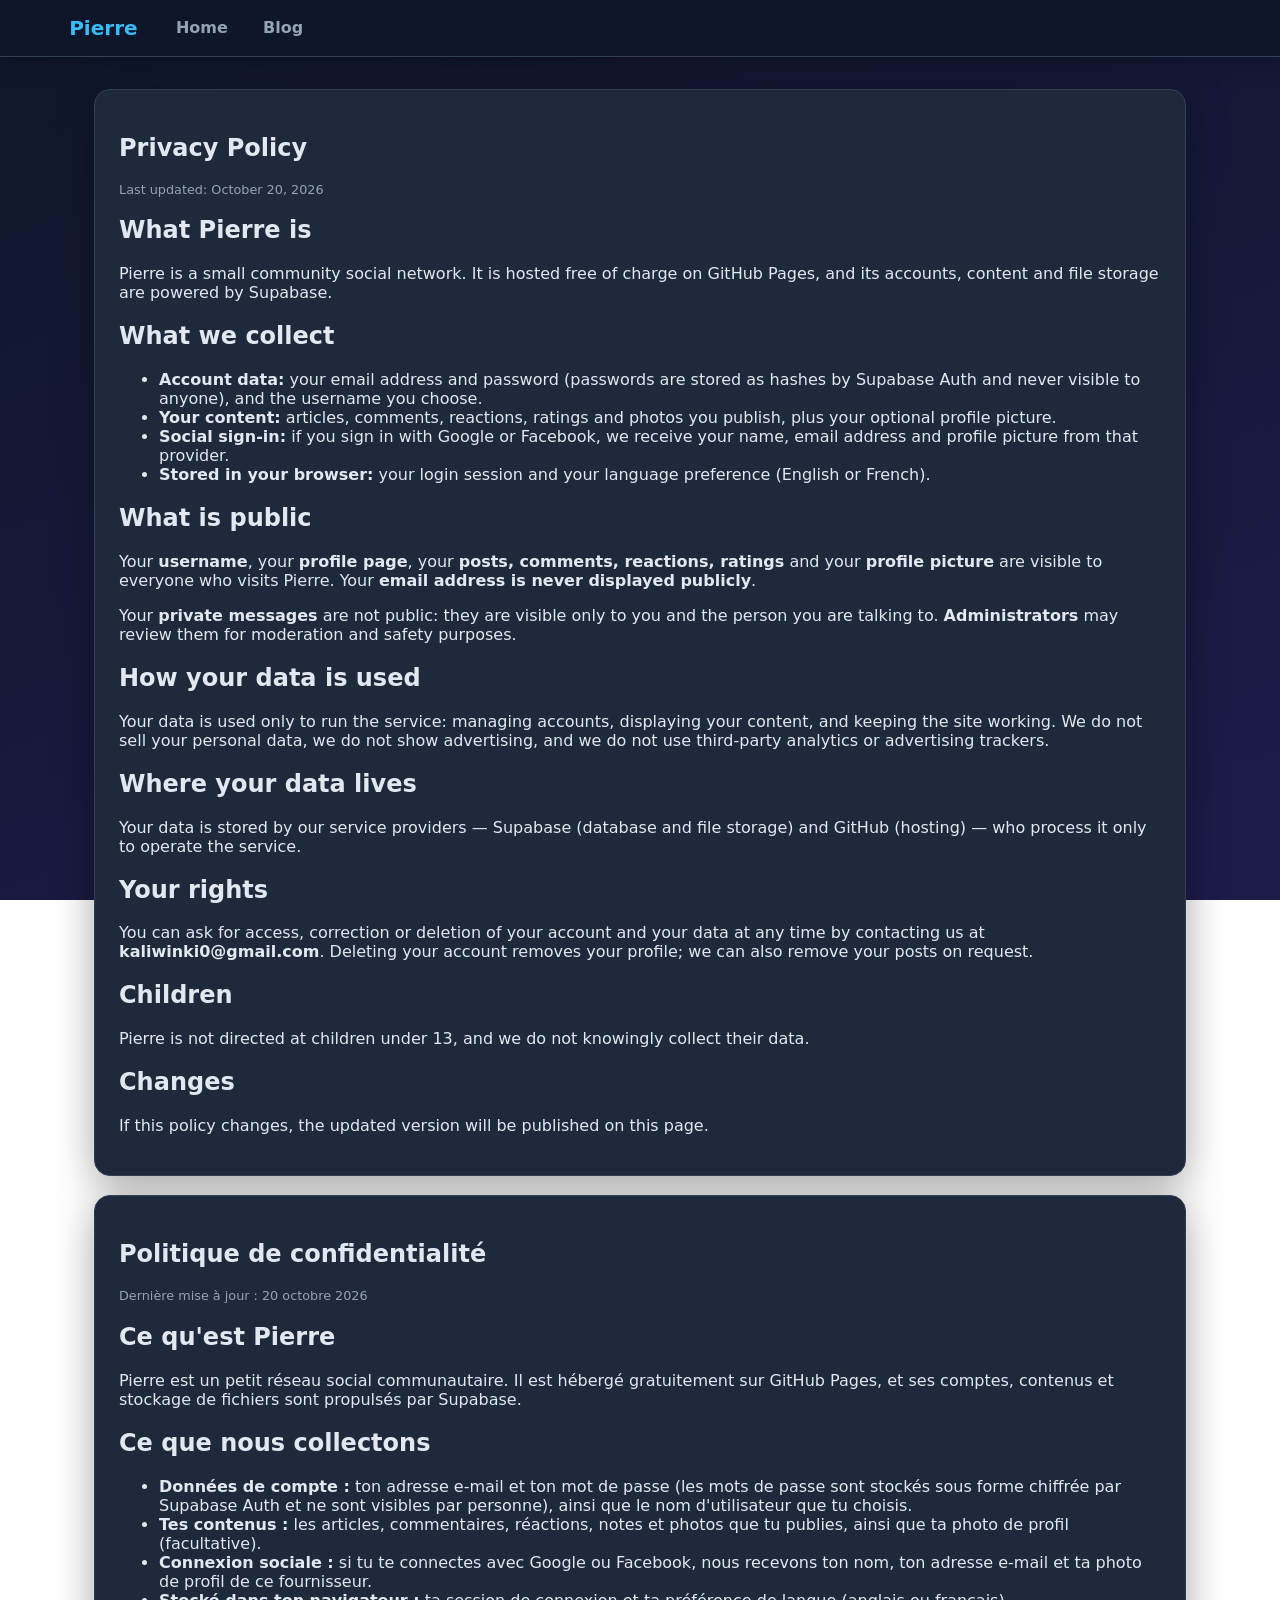
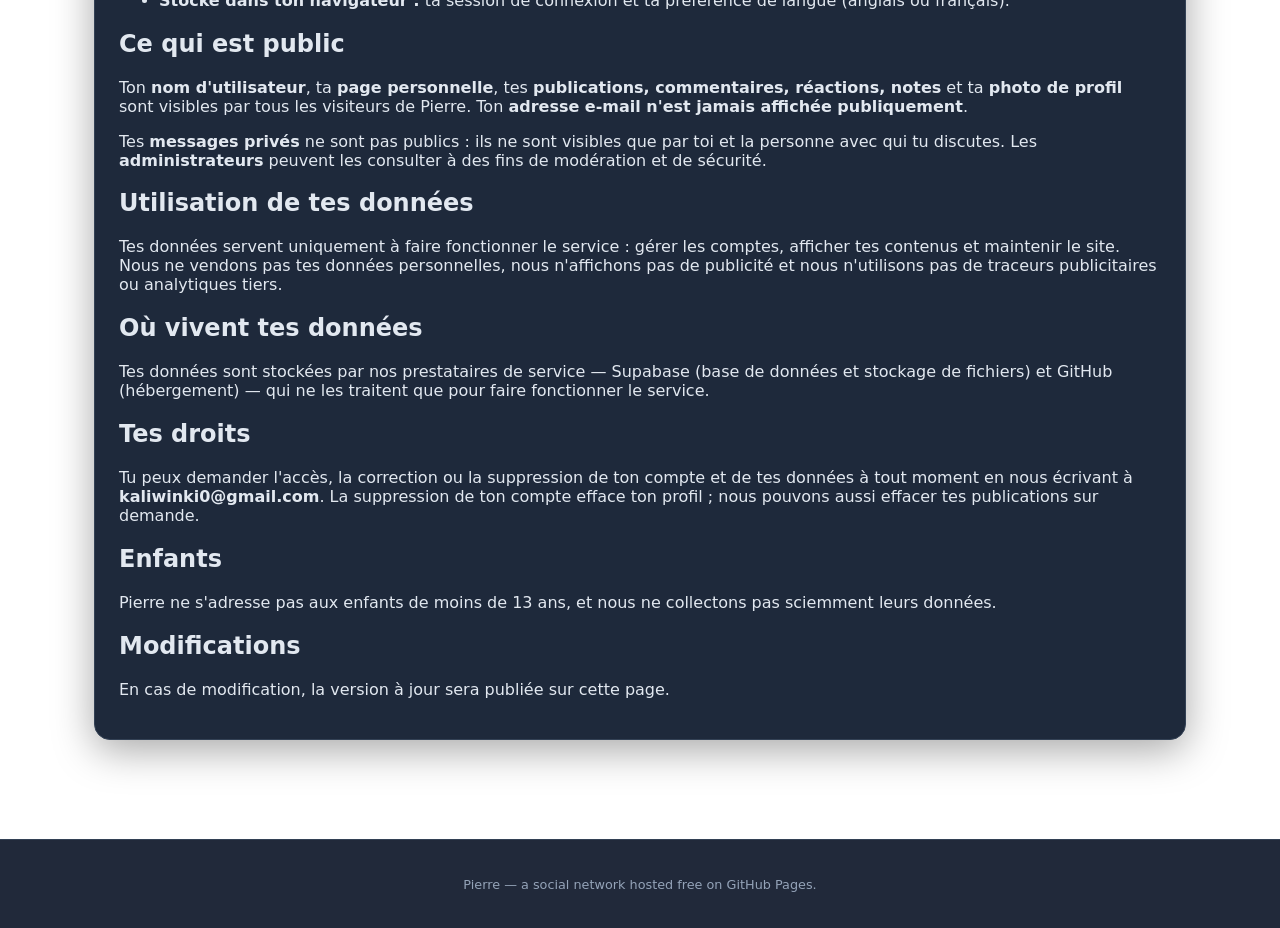
<file: privacy.html>
<!DOCTYPE html>
<html lang="en">
<head>
  <meta charset="UTF-8">
  <meta name="viewport" content="width=device-width, initial-scale=1.0">
  <title>Pierre — Privacy Policy</title>
  <meta name="description" content="Privacy Policy of Pierre, the free bilingual social network. How accounts, posts, photos and messages are handled.">
  <meta name="robots" content="index, follow">
  <link rel="canonical" href="https://pierre-afm.pages.dev/privacy.html">
  <meta property="og:type" content="website">
  <meta property="og:site_name" content="Pierre">
  <meta property="og:title" content="Pierre — Privacy Policy">
  <meta property="og:description" content="Privacy Policy of Pierre, the free bilingual social network.">
  <meta property="og:url" content="https://pierre-afm.pages.dev/privacy.html">
  <meta property="og:image" content="https://pierre-afm.pages.dev/og-image.png">
  <link rel="stylesheet" href="style.css">
</head>
<body>
  <nav class="navbar">
    <div class="nav-inner">
      <a class="brand" href="./">Pierre</a>
      <div class="nav-links">
        <a href="./">Home</a>
        <a href="./#/blog">Blog</a>
      </div>
    </div>
  </nav>

  <main>
    <section class="card">
      <h1>Privacy Policy</h1>
      <p class="small">Last updated: October 20, 2026</p>

      <h2>What Pierre is</h2>
      <p>Pierre is a small community social network. It is hosted free of charge on GitHub Pages, and its accounts, content and file storage are powered by Supabase.</p>

      <h2>What we collect</h2>
      <ul>
        <li><strong>Account data:</strong> your email address and password (passwords are stored as hashes by Supabase Auth and never visible to anyone), and the username you choose.</li>
        <li><strong>Your content:</strong> articles, comments, reactions, ratings and photos you publish, plus your optional profile picture.</li>
        <li><strong>Social sign-in:</strong> if you sign in with Google or Facebook, we receive your name, email address and profile picture from that provider.</li>
        <li><strong>Stored in your browser:</strong> your login session and your language preference (English or French).</li>
      </ul>

      <h2>What is public</h2>
      <p>Your <strong>username</strong>, your <strong>profile page</strong>, your <strong>posts, comments, reactions, ratings</strong> and your <strong>profile picture</strong> are visible to everyone who visits Pierre. Your <strong>email address is never displayed publicly</strong>.</p>
      <p>Your <strong>private messages</strong> are not public: they are visible only to you and the person you are talking to. <strong>Administrators</strong> may review them for moderation and safety purposes.</p>

      <h2>How your data is used</h2>
      <p>Your data is used only to run the service: managing accounts, displaying your content, and keeping the site working. We do not sell your personal data, we do not show advertising, and we do not use third-party analytics or advertising trackers.</p>

      <h2>Where your data lives</h2>
      <p>Your data is stored by our service providers — Supabase (database and file storage) and GitHub (hosting) — who process it only to operate the service.</p>

      <h2>Your rights</h2>
      <p>You can ask for access, correction or deletion of your account and your data at any time by contacting us at <strong>kaliwinki0@gmail.com</strong>. Deleting your account removes your profile; we can also remove your posts on request.</p>

      <h2>Children</h2>
      <p>Pierre is not directed at children under 13, and we do not knowingly collect their data.</p>

      <h2>Changes</h2>
      <p>If this policy changes, the updated version will be published on this page.</p>
    </section>

    <section class="card" lang="fr">
      <h1>Politique de confidentialité</h1>
      <p class="small">Dernière mise à jour : 20 octobre 2026</p>

      <h2>Ce qu'est Pierre</h2>
      <p>Pierre est un petit réseau social communautaire. Il est hébergé gratuitement sur GitHub Pages, et ses comptes, contenus et stockage de fichiers sont propulsés par Supabase.</p>

      <h2>Ce que nous collectons</h2>
      <ul>
        <li><strong>Données de compte :</strong> ton adresse e-mail et ton mot de passe (les mots de passe sont stockés sous forme chiffrée par Supabase Auth et ne sont visibles par personne), ainsi que le nom d'utilisateur que tu choisis.</li>
        <li><strong>Tes contenus :</strong> les articles, commentaires, réactions, notes et photos que tu publies, ainsi que ta photo de profil (facultative).</li>
        <li><strong>Connexion sociale :</strong> si tu te connectes avec Google ou Facebook, nous recevons ton nom, ton adresse e-mail et ta photo de profil de ce fournisseur.</li>
        <li><strong>Stocké dans ton navigateur :</strong> ta session de connexion et ta préférence de langue (anglais ou français).</li>
      </ul>

      <h2>Ce qui est public</h2>
      <p>Ton <strong>nom d'utilisateur</strong>, ta <strong>page personnelle</strong>, tes <strong>publications, commentaires, réactions, notes</strong> et ta <strong>photo de profil</strong> sont visibles par tous les visiteurs de Pierre. Ton <strong>adresse e-mail n'est jamais affichée publiquement</strong>.</p>
      <p>Tes <strong>messages privés</strong> ne sont pas publics : ils ne sont visibles que par toi et la personne avec qui tu discutes. Les <strong>administrateurs</strong> peuvent les consulter à des fins de modération et de sécurité.</p>

      <h2>Utilisation de tes données</h2>
      <p>Tes données servent uniquement à faire fonctionner le service : gérer les comptes, afficher tes contenus et maintenir le site. Nous ne vendons pas tes données personnelles, nous n'affichons pas de publicité et nous n'utilisons pas de traceurs publicitaires ou analytiques tiers.</p>

      <h2>Où vivent tes données</h2>
      <p>Tes données sont stockées par nos prestataires de service — Supabase (base de données et stockage de fichiers) et GitHub (hébergement) — qui ne les traitent que pour faire fonctionner le service.</p>

      <h2>Tes droits</h2>
      <p>Tu peux demander l'accès, la correction ou la suppression de ton compte et de tes données à tout moment en nous écrivant à <strong>kaliwinki0@gmail.com</strong>. La suppression de ton compte efface ton profil ; nous pouvons aussi effacer tes publications sur demande.</p>

      <h2>Enfants</h2>
      <p>Pierre ne s'adresse pas aux enfants de moins de 13 ans, et nous ne collectons pas sciemment leurs données.</p>

      <h2>Modifications</h2>
      <p>En cas de modification, la version à jour sera publiée sur cette page.</p>
    </section>
  </main>

  <footer>
    <p class="small">Pierre — a social network hosted free on GitHub Pages.</p>
  </footer>
</body>
</html>
</file>
<file: style.css>
:root {
  --bg: #0f172a;
  --card: #1e293b;
  --text: #e2e8f0;
  --muted: #94a3b8;
  --accent: #38bdf8;
  --accent-dark: #0ea5e9;
  --error: #f87171;
  --success: #4ade80;
  --gold: #fbbf24;
  --border: #334155;
  --nav-bg: rgba(15, 23, 42, 0.92);
  --input-bg: #0f172a;
  --hover-bg: #1e293b;
  --body-grad: linear-gradient(160deg, #0f172a, #1e1b4b);
  --skel: #334155;
  --skel-hi: #3d4f6b;
}

/* ---------- Thème clair ---------- */
[data-theme="light"] {
  --bg: #f1f5f9;
  --card: #ffffff;
  --text: #0f172a;
  --muted: #64748b;
  --border: #e2e8f0;
  --nav-bg: rgba(255, 255, 255, 0.92);
  --input-bg: #f8fafc;
  --hover-bg: #eef2f7;
  --body-grad: linear-gradient(160deg, #f8fafc, #e0f2fe);
  --skel: #e2e8f0;
  --skel-hi: #f1f5f9;
}
[data-theme="light"] .card { box-shadow: 0 6px 24px rgba(15, 23, 42, 0.08); }
[data-theme="light"] .message.error { color: #991b1b; }
[data-theme="light"] .message.success { color: #166534; }
[data-theme="light"] .message.info { color: #075985; }
[data-theme="light"] .star { color: #cbd5e1; }
[data-theme="light"] .settings-menu { box-shadow: 0 12px 32px rgba(15, 23, 42, 0.15); }

* { box-sizing: border-box; }

body {
  margin: 0;
  font-family: system-ui, -apple-system, "Segoe UI", Roboto, sans-serif;
  background: var(--body-grad);
  background-attachment: fixed;
  color: var(--text);
  min-height: 100vh;
}

/* ---------- Barre de navigation ---------- */
.navbar {
  position: sticky;
  top: 0;
  z-index: 50;
  background: var(--nav-bg);
  backdrop-filter: blur(8px);
  border-bottom: 1px solid var(--border);
}

.nav-inner {
  width: 100%;
  max-width: 1180px;
  margin: 0 auto;
  padding: 0.7rem 1.2rem;
  display: flex;
  align-items: center;
  gap: 1.5rem;
}

.brand {
  font-size: 1.25rem;
  font-weight: 800;
  color: var(--accent);
  text-decoration: none;
  white-space: nowrap;
}

.nav-links {
  display: flex;
  gap: 0.4rem;
}

.nav-links a {
  color: var(--muted);
  text-decoration: none;
  padding: 0.45rem 0.9rem;
  border-radius: 10px;
  font-weight: 600;
}

.nav-links a:hover { color: var(--text); background: var(--hover-bg); }
.nav-links a.active { color: #082f49; background: var(--accent); }

/* Zone connexion : toujours en haut à droite */
.auth-area {
  margin-left: auto;
  display: flex;
  align-items: center;
  gap: 0.6rem;
}

.auth-area .user-email {
  font-size: 0.85rem;
  color: var(--muted);
  max-width: 180px;
  overflow: hidden;
  text-overflow: ellipsis;
  white-space: nowrap;
}

.btn {
  padding: 0.5rem 1rem;
  border-radius: 10px;
  border: 1px solid var(--border);
  background: transparent;
  color: var(--text);
  font-weight: 600;
  cursor: pointer;
  text-decoration: none;
  font-size: 0.9rem;
  white-space: nowrap;
}

.btn:hover { border-color: var(--accent); }

.btn.primary {
  background: var(--accent);
  border-color: var(--accent);
  color: #082f49;
}

.btn.primary:hover { background: var(--accent-dark); }

/* ---------- Contenu ---------- */
main {
  width: 100%;
  max-width: 1140px;
  margin: 0 auto;
  padding: 2rem 1.5rem 3rem;
  min-height: 70vh;
}

.card {
  background: var(--card);
  border: 1px solid var(--border);
  border-radius: 16px;
  padding: 1.5rem;
  box-shadow: 0 10px 40px rgba(0, 0, 0, 0.35);
  margin-bottom: 1.2rem;
}

.hidden { display: none; }
[hidden] { display: none !important; } /* l'attribut hidden gagne toujours sur le display des composants (lot n° 33) */
.small { font-size: 0.8rem; color: var(--muted); }

/* ---------- Page d'accueil ---------- */
.hero {
  text-align: center;
  padding: 3rem 1.5rem;
  margin-bottom: 1.5rem;
}

.hero h1 {
  font-size: 2.6rem;
  margin: 0 0 0.6rem;
}

.hero h1 .accent { color: var(--accent); }

.hero p { color: var(--muted); font-size: 1.1rem; margin: 0 0 1.6rem; }

.hero-actions {
  display: flex;
  gap: 0.8rem;
  justify-content: center;
  flex-wrap: wrap;
}

.hero-actions .btn { padding: 0.75rem 1.6rem; font-size: 1rem; }

.features {
  display: grid;
  grid-template-columns: repeat(auto-fit, minmax(200px, 1fr));
  gap: 1rem;
}

.feature h3 { margin: 0 0 0.5rem; font-size: 1.1rem; }
.feature p { color: var(--muted); margin: 0; font-size: 0.92rem; }

.steps { list-style: none; padding: 0; margin: 0; counter-reset: step; }
.steps li {
  counter-increment: step;
  padding: 0.9rem 0 0.9rem 3rem;
  position: relative;
  border-bottom: 1px solid var(--border);
}
.steps li:last-child { border-bottom: none; }
.steps li::before {
  content: counter(step);
  position: absolute;
  left: 0;
  top: 0.85rem;
  width: 2rem;
  height: 2rem;
  border-radius: 50%;
  background: var(--accent);
  color: #082f49;
  font-weight: 800;
  display: flex;
  align-items: center;
  justify-content: center;
}
.steps p { margin: 0.3rem 0 0; color: var(--muted); font-size: 0.92rem; }

/* ---------- Formulaires ---------- */
.form h2 { margin: 0 0 1rem; font-size: 1.25rem; }
.form label {
  display: block;
  font-size: 0.85rem;
  color: var(--muted);
  margin: 0.8rem 0 0.3rem;
}
.form input, .form textarea {
  width: 100%;
  padding: 0.7rem 0.8rem;
  border-radius: 10px;
  border: 1px solid var(--border);
  background: var(--input-bg);
  color: var(--text);
  font-size: 1rem;
  font-family: inherit;
  resize: vertical;
}
.form input:focus, .form textarea:focus {
  outline: 2px solid var(--accent);
  border-color: var(--accent);
}
/* Bouton plein largeur des formulaires UNIQUEMENT (lot n° 9 : la règle
   générique .primary polluait tous les boutons « btn primary » — marge de
   1.2rem et police 1rem — d'où les boutons décalés/plus gros). */
.form .primary, .msg-form .primary {
  width: 100%;
  margin-top: 1.2rem;
  padding: 0.8rem;
  border: none;
  border-radius: 10px;
  background: var(--accent);
  color: #082f49;
  font-size: 1rem;
  font-weight: 700;
  cursor: pointer;
}
.form .primary:hover, .msg-form .primary:hover { background: var(--accent-dark); }

.tabs { display: flex; gap: 0.5rem; margin-bottom: 1rem; }
.tab {
  flex: 1;
  padding: 0.6rem;
  border: 1px solid var(--border);
  border-radius: 10px;
  background: transparent;
  color: var(--muted);
  cursor: pointer;
  font-size: 0.95rem;
}
.tab.active {
  background: var(--accent);
  border-color: var(--accent);
  color: #082f49;
  font-weight: 600;
}

.message {
  border-radius: 12px;
  padding: 0.9rem 1rem;
  margin-bottom: 1rem;
  font-size: 0.92rem;
}
.message.error { background: rgba(248, 113, 113, 0.12); border: 1px solid var(--error); color: #fecaca; }
.message.success { background: rgba(74, 222, 128, 0.12); border: 1px solid var(--success); color: #bbf7d0; }
.message.info { background: rgba(56, 189, 248, 0.12); border: 1px solid var(--accent); color: #bae6fd; }

/* ---------- Fenêtre modale de connexion ---------- */
.modal-overlay {
  position: fixed;
  inset: 0;
  z-index: 100;
  background: rgba(2, 6, 23, 0.75);
  backdrop-filter: blur(2px);
  display: flex;
  align-items: flex-start;
  justify-content: center;
  padding: 5vh 1rem 1rem;
}
.modal-overlay.hidden { display: none; }

.modal-card {
  width: 100%;
  max-width: 420px;
  position: relative;
  background: var(--card);
  border: 1px solid var(--border);
  border-radius: 16px;
  padding: 1.5rem;
  box-shadow: 0 20px 60px rgba(0, 0, 0, 0.55);
}

.modal-close {
  position: absolute;
  top: 0.7rem;
  right: 0.9rem;
  background: none;
  border: none;
  color: var(--muted);
  font-size: 1.6rem;
  cursor: pointer;
  line-height: 1;
}
.modal-close:hover { color: var(--text); }

/* ---------- Blog ---------- */
.blog-header {
  display: flex;
  align-items: baseline;
  justify-content: space-between;
  margin-bottom: 1rem;
}
.blog-header h1 { margin: 0; }

.post-card { cursor: pointer; transition: border-color 0.15s; }
.post-card:hover { border-color: var(--accent); }
.post-card h2 { margin: 0 0 0.4rem; font-size: 1.3rem; }
.post-card h2 a { color: var(--text); text-decoration: none; }
.post-card h2 a:hover { color: var(--accent); }

.post-meta { color: var(--muted); font-size: 0.82rem; margin-bottom: 0.7rem; }
.post-excerpt { color: var(--text); margin: 0 0 0.9rem; line-height: 1.5; }

.post-stats {
  display: flex;
  gap: 1rem;
  align-items: center;
  color: var(--muted);
  font-size: 0.88rem;
  flex-wrap: wrap;
}
.post-stats .avg { color: var(--gold); font-weight: 700; }

.post-full p { line-height: 1.65; white-space: pre-wrap; }
.back-link { color: var(--accent); text-decoration: none; font-weight: 600; display: inline-block; margin-bottom: 1rem; }
.back-link:hover { text-decoration: underline; }

/* Réactions */
.reactions { display: flex; gap: 0.6rem; margin: 1.2rem 0; flex-wrap: wrap; }
.reaction {
  display: inline-flex;
  align-items: center;
  gap: 0.4rem;
  padding: 0.45rem 0.9rem;
  border-radius: 999px;
  border: 1px solid var(--border);
  background: transparent;
  color: var(--text);
  cursor: pointer;
  font-size: 1rem;
}
.reaction .count { font-size: 0.85rem; color: var(--muted); }
.reaction.active { border-color: var(--accent); background: rgba(56, 189, 248, 0.15); }
.reaction.active .count { color: var(--accent); }
.reaction:disabled { opacity: 0.55; cursor: not-allowed; }

/* Notes étoiles */
.rating-block { margin: 1.2rem 0; padding-top: 1.2rem; border-top: 1px solid var(--border); }
.rating-block .label { color: var(--muted); font-size: 0.88rem; margin-bottom: 0.5rem; }
.star-row { display: inline-flex; gap: 0.15rem; }
.star {
  background: none;
  border: none;
  font-size: 1.7rem;
  cursor: pointer;
  color: #475569;
  padding: 0 0.1rem;
}
.star.filled { color: var(--gold); }
.star:disabled { cursor: default; }
.rating-summary { color: var(--muted); font-size: 0.88rem; margin-top: 0.4rem; }
.rating-summary strong { color: var(--gold); }

/* Commentaires */
.comments h3 { margin: 0 0 0.8rem; }
.comment {
  border-top: 1px solid var(--border);
  padding: 0.8rem 0;
}
.comment:first-of-type { border-top: none; }
.comment-head { display: flex; gap: 0.6rem; align-items: baseline; margin-bottom: 0.3rem; }
.comment-author { font-weight: 700; font-size: 0.88rem; }
.comment-date { color: var(--muted); font-size: 0.78rem; }
.comment p { margin: 0; line-height: 1.5; }
.empty { color: var(--muted); font-style: italic; }

footer { padding: 1.5rem; text-align: center; }

/* Grille des articles du blog (2 colonnes sur ordinateur) */
.posts-grid {
  display: grid;
  gap: 1rem;
  grid-template-columns: 1fr;
}
.posts-grid .post-card { margin-bottom: 0; }

/* Mise en page d'un article : contenu + barre latérale (ordinateur) */
.post-layout {
  display: grid;
  gap: 1.2rem;
  grid-template-columns: 1fr;
}
.post-side { display: flex; flex-direction: column; gap: 1.2rem; }
.side-card h3 { margin: 0 0 0.6rem; font-size: 1rem; }
.side-card p { margin: 0.2rem 0; }
.stat-list { list-style: none; padding: 0; margin: 0; }
.stat-list li {
  padding: 0.55rem 0;
  border-bottom: 1px solid var(--border);
  font-size: 0.92rem;
  display: flex;
  justify-content: space-between;
  gap: 0.6rem;
}
.stat-list li:last-child { border-bottom: none; }
.stat-list strong { color: var(--gold); }

/* ---------- Page personnelle ---------- */
.author-link { color: var(--accent); text-decoration: none; font-weight: 600; }
.author-link:hover { text-decoration: underline; }
.profile-head { display: flex; gap: 1.2rem; align-items: center; }
.avatar {
  width: 64px;
  height: 64px;
  border-radius: 50%;
  background: linear-gradient(135deg, var(--gold), var(--accent));
  display: flex;
  align-items: center;
  justify-content: center;
  font-size: 1.8rem;
  font-weight: 700;
  color: #0f172a;
  flex-shrink: 0;
}
.profile-info h1 { margin: 0 0 0.3rem; font-size: 1.6rem; }
.profile-info p { margin: 0; }
.profile-posts-title { margin: 1.6rem 0 1rem; font-size: 1.3rem; }

/* ---------- Connexion sociale (Google / Facebook) ---------- */
.oauth-block { margin-top: 1.1rem; }
.oauth-sep {
  display: flex;
  align-items: center;
  gap: 0.8rem;
  color: var(--muted);
  font-size: 0.85rem;
  margin-bottom: 0.8rem;
}
.oauth-sep::before, .oauth-sep::after {
  content: "";
  flex: 1;
  height: 1px;
  background: var(--border);
}
.oauth-btn {
  display: flex;
  align-items: center;
  justify-content: center;
  gap: 0.6rem;
  width: 100%;
  margin-bottom: 0.6rem;
  padding: 0.65rem 1rem;
  font-size: 0.95rem;
}
.oauth-icon {
  font-weight: 800;
  width: 22px;
  height: 22px;
  border-radius: 50%;
  background: #e2e8f0;
  color: #0f172a;
  display: inline-flex;
  align-items: center;
  justify-content: center;
  font-size: 0.85rem;
  flex-shrink: 0;
}

/* ---------- Photos ---------- */
.mini-avatar {
  width: 20px;
  height: 20px;
  border-radius: 50%;
  object-fit: cover;
  vertical-align: -4px;
  margin-right: 0.35rem;
}
.mini-letter { display: inline-flex; align-items: center; justify-content: center; background: var(--accent); color: #fff; font-size: 0.62rem; font-weight: 800; }
.post-image {
  width: 100%;
  max-height: 320px;
  object-fit: cover;
  border-radius: 10px;
  margin: 0.4rem 0 0.8rem;
}
.post-image-full {
  max-width: 100%;
  border-radius: 10px;
  margin: 0.8rem 0;
}
.avatar-img {
  width: 64px;
  height: 64px;
  border-radius: 50%;
  object-fit: cover;
  flex-shrink: 0;
}
.avatar-edit { margin-top: 0.6rem; }
.avatar-edit summary { cursor: pointer; color: var(--accent); font-size: 0.9rem; }
.avatar-edit .form { margin-top: 0.6rem; }

/* ---------- Paramètres (langue) ---------- */
.icon-btn { font-size: 1.05rem; padding: 0.45rem 0.55rem; line-height: 1; }
.settings-wrap { position: relative; }
.settings-menu {
  position: absolute;
  right: 0;
  top: calc(100% + 0.5rem);
  background: var(--card);
  border: 1px solid var(--border);
  border-radius: 12px;
  padding: 0.6rem;
  min-width: 190px;
  box-shadow: 0 12px 32px rgba(0, 0, 0, 0.45);
  z-index: 100;
}
.settings-title {
  font-size: 0.78rem;
  color: var(--muted);
  text-transform: uppercase;
  letter-spacing: 0.06em;
  padding: 0.25rem 0.5rem 0.35rem;
}
.settings-label { font-size: 0.85rem; color: var(--muted); padding: 0 0.5rem 0.35rem; }
.settings-item {
  display: block;
  width: 100%;
  text-align: left;
  background: transparent;
  border: none;
  color: var(--text);
  padding: 0.5rem;
  border-radius: 8px;
  cursor: pointer;
  font-size: 0.92rem;
}
.settings-item:hover { background: rgba(56, 189, 248, 0.12); }
.settings-item.active { background: rgba(251, 191, 36, 0.15); color: var(--gold); font-weight: 600; }

/* ---------- Améliorations ordinateur ---------- */
@media (min-width: 900px) {
  .hero { padding: 4.5rem 2rem; }
  .hero h1 { font-size: 3.2rem; }
  .hero p { font-size: 1.2rem; }

  .home-grid {
    display: grid;
    grid-template-columns: 1fr 1fr;
    gap: 1.2rem;
    align-items: start;
  }
  .home-grid .card { margin-bottom: 0; }

  .features { grid-template-columns: repeat(3, 1fr); }

  .posts-grid { grid-template-columns: repeat(2, 1fr); }

  .post-layout {
    grid-template-columns: minmax(0, 2fr) minmax(280px, 1fr);
    align-items: start;
  }
  .post-side { position: sticky; top: 90px; }
}

/* ---------- Relooking : animations, squelettes, toasts, fil, badges ---------- */
@media (prefers-reduced-motion: no-preference) {
  main > * { animation: viewFade 0.25s ease; }
  @keyframes viewFade {
    from { opacity: 0; transform: translateY(6px); }
    to { opacity: 1; transform: none; }
  }
  .modal-card { animation: modalIn 0.2s ease-out; }
  @keyframes modalIn {
    from { opacity: 0; transform: translateY(-12px) scale(0.98); }
    to { opacity: 1; transform: none; }
  }
  .card { transition: transform 0.18s ease, box-shadow 0.18s ease, border-color 0.18s ease; }
  .post-card:hover {
    transform: translateY(-3px);
    box-shadow: 0 16px 48px rgba(0, 0, 0, 0.4);
  }
  .btn, .reaction, .star { transition: transform 0.12s ease, border-color 0.15s ease, background 0.15s ease; }
  .btn:active { transform: scale(0.97); }
  .reaction:active { transform: scale(1.18); }
  .star:active { transform: scale(1.3); }
}

/* Squelettes de chargement */
.skel {
  background: linear-gradient(90deg, var(--skel) 25%, var(--skel-hi) 50%, var(--skel) 75%);
  background-size: 200% 100%;
  border-radius: 8px;
}
@media (prefers-reduced-motion: no-preference) {
  .skel { animation: shimmer 1.3s infinite; }
  @keyframes shimmer { to { background-position: -200% 0; } }
}
.skel-avatar { width: 40px; height: 40px; border-radius: 50%; }
.skel-title { height: 20px; width: 60%; margin: 0.8rem 0; }
.skel-line { height: 12px; margin: 0.5rem 0; }
.skel-line.short { width: 75%; }

/* Notifications toast */
#toasts {
  position: fixed;
  bottom: 1.2rem;
  left: 50%;
  transform: translateX(-50%);
  z-index: 200;
  display: flex;
  flex-direction: column;
  gap: 0.5rem;
  align-items: center;
  pointer-events: none;
}
.toast {
  background: var(--card);
  border: 1px solid var(--border);
  color: var(--text);
  padding: 0.7rem 1.2rem;
  border-radius: 999px;
  box-shadow: 0 10px 32px rgba(0, 0, 0, 0.4);
  font-size: 0.9rem;
  max-width: 90vw;
  animation: toastIn 0.25s ease;
  transition: opacity 0.3s, transform 0.3s;
}
.toast.success { border-color: var(--success); }
.toast.error { border-color: var(--error); }
@keyframes toastIn {
  from { opacity: 0; transform: translateY(10px); }
}
.toast.out { opacity: 0; transform: translateY(10px); }

/* Fil social */
.post-head { display: flex; gap: 0.7rem; align-items: center; margin-bottom: 0.5rem; }
.feed-avatar {
  width: 40px;
  height: 40px;
  border-radius: 50%;
  object-fit: cover;
  flex-shrink: 0;
}
.feed-avatar-letter {
  background: linear-gradient(135deg, var(--gold), var(--accent));
  display: inline-flex;
  align-items: center;
  justify-content: center;
  font-size: 1.2rem;
  font-weight: 700;
  color: #0f172a;
}
.post-head-info { display: flex; flex-direction: column; }
.post-head-name { font-weight: 700; font-size: 0.92rem; }
.post-head-date { color: var(--muted); font-size: 0.78rem; }
.composer-head { display: flex; gap: 0.8rem; align-items: center; margin-bottom: 0.8rem; }
.composer-head h2 { margin: 0; font-size: 1.15rem; }

/* Bannière de profil */
.profile-top { padding: 0 1.5rem 1.5rem; overflow: hidden; }
.profile-banner {
  height: 150px;
  margin: 0 -1.5rem 1.2rem;
  border-radius: 16px 16px 0 0;
  background: linear-gradient(120deg, var(--accent-dark), var(--accent));
  background-size: cover;
  background-position: center;
}
.banner-edit { margin-top: 0.6rem; }
.banner-edit summary { cursor: pointer; color: var(--accent); font-size: 0.9rem; }
.banner-edit .form { margin-top: 0.6rem; }

/* Badges de membres */
.badge {
  display: inline-flex;
  align-items: center;
  gap: 0.25rem;
  font-size: 0.78rem;
  font-weight: 700;
  padding: 0.12rem 0.55rem;
  border-radius: 999px;
  background: rgba(251, 191, 36, 0.15);
  color: var(--gold);
  border: 1px solid rgba(251, 191, 36, 0.4);
  margin-left: 0.4rem;
  vertical-align: 1px;
  white-space: nowrap;
}
.badge-row { display: flex; gap: 0.5rem; flex-wrap: wrap; margin-top: 0.6rem; }
.badge-row .badge { margin-left: 0; }

@media (max-width: 560px) {
  .auth-area .user-email { display: none; }
  .hero h1 { font-size: 2rem; }
}

/* ---------- Navigation mobile : 2 lignes, aucun débordement horizontal ---------- */
@media (max-width: 860px) {
  body { overflow-x: hidden; }
  .nav-inner {
    flex-wrap: wrap;
    gap: 0.45rem 0.7rem;
    padding: 0.55rem 0.9rem;
  }
  .brand { order: 1; }
  .auth-area {
    order: 2;
    margin-left: auto;
    gap: 0.45rem;
    flex-wrap: nowrap;
  }
  .auth-area .user-email { display: none; }
  .auth-area .btn { padding: 0.45rem 0.6rem; }
  .settings-wrap { order: 3; }
  .nav-links {
    order: 4;
    flex: 1 1 100%;
    justify-content: space-between;
    gap: 0.25rem;
  }
  .nav-links a { padding: 0.4rem 0.55rem; font-size: 0.95rem; }
  /* Le panneau de notifications devient plein largeur utile, bien cadré */
}

/* ---------- Pack social : onglets, recherche, notifications, messages ---------- */
.seg-tabs { display: flex; gap: 0.5rem; margin-bottom: 1rem; flex-wrap: wrap; }
.seg-tab {
  padding: 0.45rem 1rem;
  border-radius: 999px;
  border: 1px solid var(--border);
  background: transparent;
  color: var(--muted);
  cursor: pointer;
  font-weight: 600;
  font-size: 0.9rem;
}
.seg-tab.active { background: var(--accent); border-color: var(--accent); color: #082f49; }

.search-input {
  width: 100%;
  padding: 0.7rem 0.9rem;
  border-radius: 10px;
  border: 1px solid var(--border);
  background: var(--input-bg);
  color: var(--text);
  font-size: 1rem;
  font-family: inherit;
  margin-bottom: 1rem;
}
.search-input:focus { outline: 2px solid var(--accent); border-color: var(--accent); }

/* Boutons icônes avec compteur (notifications, messages) */
.icon-wrap { position: relative; display: inline-flex; }
.badge-count {
  position: absolute;
  top: -4px;
  right: -4px;
  min-width: 18px;
  height: 18px;
  padding: 0 4px;
  border-radius: 999px;
  background: var(--error);
  color: #fff;
  font-size: 0.68rem;
  font-weight: 800;
  display: flex;
  align-items: center;
  justify-content: center;
  pointer-events: none;
}
.badge-count.hidden { display: none; }

/* Panneau de notifications */
.notif-wrap { position: relative; }
.notif-panel {
  position: absolute;
  right: 0;
  top: calc(100% + 0.5rem);
  width: min(340px, 88vw);
  background: var(--card);
  border: 1px solid var(--border);
  border-radius: 12px;
  box-shadow: 0 12px 32px rgba(0, 0, 0, 0.45);
  z-index: 100;
  padding: 0.5rem;
  max-height: 60vh;
  overflow-y: auto;
}
.notif-item {
  display: flex;
  gap: 0.6rem;
  align-items: flex-start;
  padding: 0.55rem 0.5rem;
  border-radius: 8px;
  cursor: pointer;
  font-size: 0.9rem;
}
.notif-item:hover { background: rgba(56, 189, 248, 0.12); }
.notif-item .dot {
  width: 8px;
  height: 8px;
  border-radius: 50%;
  background: var(--accent);
  margin-top: 0.4rem;
  flex-shrink: 0;
}
.notif-item .dot.read { background: transparent; }
.notif-item .when { color: var(--muted); font-size: 0.75rem; }
.notif-actions { padding: 0.3rem 0.5rem; }
.notif-actions button {
  background: none;
  border: none;
  color: var(--accent);
  cursor: pointer;
  font-size: 0.85rem;
  padding: 0;
}

/* Actions du propriétaire (modifier / supprimer) */
.owner-actions { display: flex; gap: 0.5rem; margin: 0.8rem 0; flex-wrap: wrap; }
.btn.danger { border-color: var(--error); color: var(--error); }
.btn.danger:hover { background: rgba(248, 113, 113, 0.12); }
.btn.small { padding: 0.3rem 0.7rem; font-size: 0.82rem; }
.comment-actions { display: flex; gap: 0.4rem; margin-top: 0.3rem; }
.comment-actions button {
  background: none;
  border: none;
  color: var(--muted);
  cursor: pointer;
  font-size: 0.8rem;
  padding: 0;
}
.comment-actions button:hover { color: var(--accent); }
.link-danger:hover { color: var(--error) !important; }

/* Bouton Suivre */
.follow-btn.following { background: rgba(74, 222, 128, 0.15); border-color: var(--success); color: var(--success); }

/* Annuaire des membres */
.member-grid {
  display: grid;
  gap: 1rem;
  grid-template-columns: repeat(auto-fill, minmax(230px, 1fr));
}
.member-card { display: flex; flex-direction: column; gap: 0.6rem; align-items: flex-start; margin-bottom: 0; }
.member-top { display: flex; gap: 0.7rem; align-items: center; }
.member-card .small { margin: 0; }

/* Messagerie */
.convo-item {
  display: flex;
  gap: 0.8rem;
  align-items: center;
  padding: 0.9rem 0;
  border-top: 1px solid var(--border);
  cursor: pointer;
}
.convo-item:first-of-type { border-top: none; }
.convo-item:hover { background: var(--hover-bg); }
.convo-main { flex: 1; min-width: 0; }
.convo-last {
  color: var(--muted);
  font-size: 0.86rem;
  white-space: nowrap;
  overflow: hidden;
  text-overflow: ellipsis;
}
.convo-unread {
  min-width: 20px;
  height: 20px;
  padding: 0 5px;
  border-radius: 999px;
  background: var(--accent);
  color: #082f49;
  font-size: 0.72rem;
  font-weight: 800;
  display: flex;
  align-items: center;
  justify-content: center;
}
/* ---------- Messagerie refondue (lot n° 11) ---------- */
.convo-card { padding: 0; overflow: hidden; }
.convo-card .empty { padding: 1.2rem 1rem; }
.convo-item { padding: 0.8rem 1rem; gap: 0.8rem; cursor: pointer; }
.convo-item .feed-avatar { width: 48px; height: 48px; font-size: 1.1rem; }
.convo-top { display: flex; justify-content: space-between; align-items: baseline; gap: 0.6rem; }
.convo-time { font-size: 0.72rem; color: var(--muted); flex: none; }
.convo-item.unread .convo-last { color: var(--text); font-weight: 600; }
main.thread-mode { max-width: 940px; padding: 0 0 5.4rem; }
.thread-screen { display: flex; flex-direction: column; }
.thread-back {
  width: 38px; height: 38px; flex: none;
  display: flex; align-items: center; justify-content: center;
  border-radius: 50%; color: var(--text); text-decoration: none;
}
.thread-back:hover { background: var(--hover-bg); }
.thread-back svg { width: 22px; height: 22px; display: block; }
.thread-head {
  display: flex; align-items: center; gap: 0.55rem;
  padding: 0.6rem 0.8rem; border-bottom: 1px solid var(--border);
  background: var(--card);
}
.thread-head .feed-avatar { width: 40px; height: 40px; }
.thread-head h2 { font-size: 1.05rem; margin: 0; }
.thread-list { display: flex; flex-direction: column; gap: 0.55rem; padding: 1rem; scroll-margin-bottom: 5.4rem; }
.msg-day { text-align: center; margin: 0.5rem 0 0.2rem; }
.msg-day span {
  background: var(--hover-bg); color: var(--muted);
  font-size: 0.72rem; font-weight: 700;
  padding: 0.22rem 0.7rem; border-radius: 999px;
}
.msg-row { display: flex; gap: 0.45rem; align-items: flex-end; }
.msg-row.grp { margin-top: -0.3rem; }
.msg-row.mine { justify-content: flex-end; }
.msg-avatar { width: 28px; height: 28px; border-radius: 50%; object-fit: cover; flex: none; }
.msg-avatar-letter {
  display: flex; align-items: center; justify-content: center;
  background: var(--accent); color: #082f49; font-weight: 800; font-size: 0.8rem;
}
.msg-avatar-spacer { background: transparent; }
.msg-col { display: flex; flex-direction: column; max-width: 78%; }
.msg-row.mine .msg-col { align-items: flex-end; }
.msg-bubble {
  padding: 0.6rem 0.9rem;
  border-radius: 18px;
  background: var(--hover-bg);
  font-size: 0.98rem;
  line-height: 1.45;
  white-space: pre-wrap;
  word-break: break-word;
}
.msg-row.mine .msg-bubble { background: var(--accent); color: #082f49; border-bottom-right-radius: 4px; }
.msg-row:not(.mine) .msg-bubble { border-bottom-left-radius: 4px; }
.msg-when { font-size: 0.7rem; color: var(--muted); margin-top: 0.2rem; }
.msg-row.mine .msg-when { text-align: right; }
.msg-form {
  display: flex; gap: 0.55rem; align-items: flex-end;
  border-top: 1px solid var(--border); padding: 0.65rem 0.7rem;
}
.msg-form textarea {
  flex: 1;
  padding: 0.6rem 0.95rem;
  border-radius: 20px;
  border: 1px solid var(--border);
  background: var(--input-bg);
  color: var(--text);
  font-family: inherit;
  font-size: 1rem;
  line-height: 1.4;
  resize: none;
  max-height: 120px;
}
.msg-send {
  width: 42px; height: 42px; flex: none;
  border: 1px solid transparent; border-radius: 50%;
  background: var(--accent); color: #082f49;
  cursor: pointer; display: flex; align-items: center; justify-content: center;
}
.msg-send svg { width: 20px; height: 20px; display: block; }
.msg-send:hover { filter: brightness(1.1); }
main.thread-mode .msg-form {
  position: fixed;
  left: 50%; transform: translateX(-50%);
  bottom: 0; width: 100%; max-width: 940px;
  background: var(--card);
  padding-bottom: calc(0.65rem + env(safe-area-inset-bottom));
  z-index: 40;
}
@media (max-width: 860px) {
  .thread-list { padding: 0.8rem 0.6rem; }
  .msg-col { max-width: 86%; }
}

/* ---------- Polissage esthétique 2 ---------- */
.navbar { box-shadow: 0 6px 24px rgba(0, 0, 0, 0.25); }
.brand {
  color: var(--accent);
}
.btn.primary, .primary {
  background: linear-gradient(135deg, var(--accent), var(--accent-dark));
  border-color: transparent;
  box-shadow: 0 4px 14px rgba(56, 189, 248, 0.35);
}
.btn.primary:hover, .primary:hover {
  background: linear-gradient(135deg, var(--accent-dark), var(--accent));
}
.hero { position: relative; overflow: hidden; }
.hero::before {
  content: "";
  position: absolute;
  inset: 0;
  background:
    radial-gradient(circle at 15% 20%, rgba(56, 189, 248, 0.18), transparent 45%),
    radial-gradient(circle at 85% 80%, rgba(251, 191, 36, 0.14), transparent 45%);
  pointer-events: none;
}
.hero > * { position: relative; }
.hero h1 .accent {
  color: var(--accent);
  -webkit-text-fill-color: var(--accent);
}
.reaction.active[data-reaction="like"] { border-color: var(--accent); background: rgba(56, 189, 248, 0.15); }
.reaction.active[data-reaction="star"] { border-color: var(--gold); background: rgba(251, 191, 36, 0.15); }
.reaction.active[data-reaction="star"] .count { color: var(--gold); }
.reaction.active[data-reaction="heart"] { border-color: #f472b6; background: rgba(244, 114, 182, 0.15); }
.reaction.active[data-reaction="heart"] .count { color: #f472b6; }
.post-card .post-image { transition: transform 0.3s ease; }
.post-card:hover .post-image { transform: scale(1.02); }
.seg-tab.active { box-shadow: 0 4px 12px rgba(56, 189, 248, 0.3); }
.badge { box-shadow: 0 2px 8px rgba(251, 191, 36, 0.22); }
footer {
  border-top: 1px solid var(--border);
  background: var(--nav-bg);
  margin-top: 2rem;
}
::-webkit-scrollbar { width: 10px; height: 10px; }
::-webkit-scrollbar-track { background: transparent; }
::-webkit-scrollbar-thumb { background: #475569; border-radius: 8px; }
[data-theme="light"] ::-webkit-scrollbar-thumb { background: #cbd5e1; }
::selection { background: rgba(56, 189, 248, 0.35); }

/* ---------- Administration ---------- */
.featured-chip { display: inline-block; margin: 0.35rem 0; padding: 0.12rem 0.6rem; border-radius: 999px; background: linear-gradient(135deg, #ffe9a8, #f5b921); color: #6b4e00; font-size: 0.75rem; font-weight: 800; }

.banned-chip { display: inline-block; margin-left: 0.45rem; padding: 0.1rem 0.55rem; border-radius: 999px; background: #d43a2f; color: #fff; font-size: 0.72rem; font-weight: 800; letter-spacing: 0.06em; text-transform: uppercase; vertical-align: middle; }
.report-row { border-top: 1px solid var(--border); padding: 0.65rem 0; }
.admin-btns { display: flex; gap: 0.4rem; flex-wrap: wrap; margin-top: 0.4rem; align-items: center; }
.admin-actions { margin-top: 0.5rem; }

/* ---------- Pastille administrateur ---------- */
.admin-chip { display: inline-block; margin-left: 0.45rem; padding: 0.1rem 0.55rem; border-radius: 999px; background: var(--accent); color: #fff; font-size: 0.72rem; font-weight: 800; letter-spacing: 0.06em; text-transform: uppercase; vertical-align: middle; }

/* ---------- Médailles des badges (dessinées, paliers métal) ---------- */
.medal {
  --m1: #f4f6f8;
  --m2: #9aa7b4;
  display: inline-flex;
  align-items: center;
  justify-content: center;
  border-radius: 50%;
  background:
    radial-gradient(circle at 32% 28%, rgba(255, 255, 255, 0.75), rgba(255, 255, 255, 0) 52%),
    linear-gradient(145deg, var(--m1), var(--m2));
  box-shadow: inset 0 0 0 2px rgba(15, 23, 42, 0.22), inset 0 -3px 6px rgba(15, 23, 42, 0.18), 0 2px 6px rgba(0, 0, 0, 0.35);
  color: #263445;
  flex: none;
}
.medal svg { width: 62%; height: 62%; }
.medal-bronze { --m1: #f3bc85; --m2: #a96a2e; color: #4d2c0d; }
.medal-silver { --m1: #fbfdff; --m2: #93a5b5; color: #2e3d4d; }
.medal-gold { --m1: #ffedb0; --m2: #dfa00c; color: #5c3d05; }
.medal-diamond { --m1: #e3f7ff; --m2: #57b9dd; color: #0c4356; }
.medal-sm { width: 22px; height: 22px; }
.medal-md { width: 34px; height: 34px; }
.medal-lg { width: 76px; height: 76px; }
.badge-ico { display: inline-flex; margin-left: 0.3rem; vertical-align: -5px; }
.badge-more {
  display: inline-flex;
  align-items: center;
  font-size: 0.72rem;
  font-weight: 700;
  padding: 0.08rem 0.45rem;
  border-radius: 999px;
  background: rgba(251, 191, 36, 0.15);
  color: var(--gold);
  border: 1px solid rgba(251, 191, 36, 0.4);
  margin-left: 0.3rem;
  vertical-align: 1px;
}
.badge-row .badge { padding-left: 0.3rem; }
.blog-header h1 .medal { vertical-align: -7px; }

/* ---------- Page Récompenses (badges) ---------- */
.badges-grid {
  display: grid;
  gap: 1rem;
  grid-template-columns: repeat(auto-fill, minmax(150px, 1fr));
  margin-top: 1.2rem;
}
.badge-card {
  background: var(--card);
  border: 1px solid var(--border);
  border-radius: 14px;
  padding: 1.1rem 0.8rem 0.9rem;
  text-align: center;
  position: relative;
  transition: transform 0.18s ease, box-shadow 0.18s ease;
}
.badge-card:hover { transform: translateY(-3px); }
.badge-card.earned {
  border-color: var(--gold);
  box-shadow: 0 6px 20px rgba(251, 191, 36, 0.18);
}
.badge-card.locked .badge-card-medal {
  filter: grayscale(1);
  opacity: 0.45;
}
.badge-card-medal {
  margin-bottom: 0.5rem;
  line-height: 1;
}
.badge-card-lock svg { width: 16px; height: 16px; display: block; }
.badge-card-name {
  font-weight: 700;
  margin-bottom: 0.3rem;
}
.badge-card-lock {
  position: absolute;
  top: 0.5rem;
  right: 0.6rem;
  font-size: 0.85rem;
  opacity: 0.6;
}
.progress-wrap {
  height: 10px;
  border-radius: 999px;
  background: var(--border);
  overflow: hidden;
  margin: 0.9rem 0 0.4rem;
}
.progress-bar {
  height: 100%;
  background: linear-gradient(135deg, var(--gold), var(--accent));
  transition: width 0.4s ease;
}

/* ---------- Pack 2 (étape A) : tags, tendances, réponses ---------- */
.tag-link {
  color: var(--accent);
  font-weight: 600;
  text-decoration: none;
}
.tag-link:hover { text-decoration: underline; }
.tag-chip {
  display: inline-flex;
  align-items: center;
  gap: 0.6rem;
  background: var(--card);
  border: 1px solid var(--gold);
  color: var(--text);
  border-radius: 999px;
  padding: 0.35rem 0.8rem;
  margin: 0.8rem 0 0;
  font-weight: 600;
}
.tag-chip button {
  background: none;
  border: none;
  color: var(--muted);
  cursor: pointer;
  font-size: 0.9rem;
  padding: 0;
}
.tag-chip button:hover { color: var(--text); }
.replies {
  margin-left: 1.4rem;
  padding-left: 0.9rem;
  border-left: 2px solid var(--border);
}
.comment.reply { margin-top: 0.7rem; }
.reply-form { margin-top: 0.6rem; }
.reaction.active[data-reaction="laugh"] { border-color: #f59e0b; background: rgba(245, 158, 11, 0.15); }
.reaction.active[data-reaction="laugh"] .count { color: #f59e0b; }
.reaction.active[data-reaction="wow"] { border-color: #a78bfa; background: rgba(167, 139, 250, 0.15); }
.reaction.active[data-reaction="wow"] .count { color: #a78bfa; }
.reaction.active[data-reaction="sad"] { border-color: #60a5fa; background: rgba(96, 165, 250, 0.15); }
.reaction.active[data-reaction="sad"] .count { color: #60a5fa; }

/* ---------- Pack 2 (étape B) : sondages, favoris, épingles ---------- */
.poll { margin: 0.8rem 0 0.4rem; display: flex; flex-direction: column; gap: 0.45rem; }
.poll-opt-btn {
  position: relative;
  display: flex;
  justify-content: space-between;
  align-items: center;
  gap: 0.6rem;
  padding: 0.55rem 0.8rem;
  border: 1px solid var(--border);
  border-radius: 10px;
  background: var(--card);
  color: var(--text);
  cursor: pointer;
  overflow: hidden;
  text-align: left;
  font: inherit;
}
.poll-opt-btn:hover { border-color: var(--accent); }
.poll-opt-btn.mine { border-color: var(--gold); }
.poll-bar {
  position: absolute;
  inset: 0 auto 0 0;
  background: rgba(56, 189, 248, 0.16);
  z-index: 0;
}
.poll-label, .poll-pct { position: relative; z-index: 1; }
.poll-pct { color: var(--muted); font-size: 0.85rem; white-space: nowrap; }
.poll-toggle { display: flex; align-items: center; gap: 0.5rem; font-weight: 600; cursor: pointer; }
.form label.poll-toggle { display: flex; }
.poll-toggle input[type="checkbox"] { width: auto; flex: none; margin: 0; padding: 0; }
.confirm-actions { display: flex; gap: 0.8rem; justify-content: flex-end; margin-top: 1.2rem; }
#confirm-text { font-size: 1.05rem; margin: 0.2rem 0 0; }
.poll-opts { display: flex; flex-direction: column; gap: 0.5rem; margin-bottom: 0.5rem; }
.bm-btn {
  background: none;
  border: none;
  cursor: pointer;
  font-size: 1rem;
  opacity: 0.45;
  padding: 0.1rem 0.3rem;
  margin-left: auto;
  filter: grayscale(1);
}
.bm-btn.active { opacity: 1; filter: none; }
.bm-detail.active { border-color: var(--gold); color: var(--gold); }
.post-tools { display: flex; gap: 0.6rem; margin: 0.9rem 0 0.2rem; flex-wrap: wrap; }
.pin-row { margin-top: 0.5rem; }

/* ---------- Pack 2 (étape C) : vérifié, partage, blocage, masquage ---------- */
.verified {
  display: inline-flex;
  align-items: center;
  justify-content: center;
  width: 1.05em;
  height: 1.05em;
  border-radius: 50%;
  background: var(--accent);
  color: #fff;
  font-size: 0.72em;
  margin-left: 0.35rem;
  vertical-align: middle;
  flex-shrink: 0;
}
.settings-accent {
  display: flex;
  gap: 0.6rem;
  align-items: center;
}
.settings-accent input[type="color"] {
  width: 3rem;
  height: 2.2rem;
  border: 1px solid var(--border);
  border-radius: 8px;
  background: var(--card);
  cursor: pointer;
  padding: 0.2rem;
}
.hidden-chip {
  display: inline-block;
  background: rgba(244, 114, 182, 0.12);
  border: 1px solid rgba(244, 114, 182, 0.5);
  color: var(--text);
  border-radius: 999px;
  padding: 0.2rem 0.7rem;
  font-size: 0.8rem;
  margin: 0.4rem 0;
}

/* ---------- Fenêtre de confirmation (refonte lot n° 7) ---------- */
#confirm-modal { align-items: center; padding: 1rem; }
.confirm-card {
  max-width: 340px;
  text-align: center;
  padding: 1.7rem 1.4rem 1.3rem;
  border-radius: 20px;
}
.confirm-icon {
  width: 58px;
  height: 58px;
  margin: 0 auto 0.95rem;
  border-radius: 50%;
  display: flex;
  align-items: center;
  justify-content: center;
  font-size: 1.65rem;
  font-weight: 700;
  color: var(--accent);
  background: rgba(56, 189, 248, 0.13);
  border: 1px solid rgba(56, 189, 248, 0.25);
}
.confirm-icon svg { width: 28px; height: 28px; display: block; }
.confirm-icon.danger {
  color: var(--error);
  background: rgba(248, 113, 113, 0.12);
  border-color: rgba(248, 113, 113, 0.3);
}
#confirm-text { font-size: 1.08rem; font-weight: 600; line-height: 1.45; margin: 0; }
.confirm-actions { display: flex; gap: 0.6rem; justify-content: stretch; margin-top: 1.35rem; }
.confirm-actions .confirm-btn {
  flex: 1;
  padding: 0.72rem 0;
  border-radius: 12px;
  font-size: 0.95rem;
}
#confirm-no { background: rgba(148, 163, 184, 0.12); }
#confirm-no:hover { border-color: var(--muted); }
#confirm-yes.danger {
  background: linear-gradient(135deg, #f87171, #dc2626);
  border-color: transparent;
  color: #fff;
  box-shadow: 0 4px 14px rgba(248, 113, 113, 0.35);
}
#confirm-yes.danger:hover { background: linear-gradient(135deg, #dc2626, #f87171); }

/* Boutons de confirmation : hauteur strictement égale (lot n° 8) */
.confirm-actions { align-items: stretch; }
.confirm-actions .confirm-btn {
  height: 52px;
  display: flex;
  align-items: center;
  justify-content: center;
  line-height: 1;
  padding-top: 0;
  padding-bottom: 0;
}

/* ---------- Panneau de notifications centré sur mobile (lot n° 13) ---------- */
@media (max-width: 860px) {
  .notif-panel {
    position: fixed;
    top: 7rem;
    left: 50%;
    right: auto;
    transform: translateX(-50%);
    width: min(94vw, 380px);
    max-height: 70vh;
  }
}

/* ---------- Chat plein écran total (lot n° 14) ---------- */
body.chat-mode .navbar, body.chat-mode footer { display: none; }
.thread-head { position: sticky; top: 0; z-index: 45; }
@media (max-width: 860px) {
  .thread-list { padding: 0.8rem 0.5rem; }
  .msg-col { max-width: 88%; }
}

/* ---------- Lot n° 17 : compositeur du blog replié ---------- */
.composer-open { width: 100%; padding: 0.85rem; font-size: 1rem; margin-bottom: 1rem; }
#composer-card.hidden, #composer-open.hidden { display: none; }
.composer-close { margin-left: auto; }

/* ---------- Lot n° 18 : bouton publication dans l'en-tête, filtres sur une ligne ---------- */
.blog-header { align-items: center; }
.blog-header .composer-open { width: auto; margin: 0; padding: 0.6rem 1.1rem; font-size: 0.95rem; white-space: nowrap; }
.seg-tabs { flex-wrap: nowrap; gap: 0.4rem; }
.seg-tab { flex: 1 1 0; padding: 0.45rem 0.25rem; font-size: 0.85rem; white-space: nowrap; text-align: center; }

/* ---------- Lot n° 20 : sous-menu Style (palette de couleurs) ---------- */
.settings-style-toggle { display: flex; justify-content: space-between; align-items: center; width: 100%; }
.style-chev { transition: transform 0.2s ease; font-size: 0.8rem; opacity: 0.8; }
.style-chev.open { transform: rotate(180deg); }
.style-panel { padding: 0.2rem 0 0.35rem; }
.style-panel .settings-label { margin-top: 0.35rem; }
.color-row { display: flex; align-items: center; justify-content: space-between; gap: 0.6rem; padding: 0.32rem 0.1rem; font-size: 0.92rem; }
.color-row input[type="color"] { width: 46px; height: 30px; border: 1px solid var(--border); border-radius: 999px; background: none; padding: 2px; cursor: pointer; flex-shrink: 0; }
.color-row input[type="color"]::-webkit-color-swatch-wrapper { padding: 0; }
.color-row input[type="color"]::-webkit-color-swatch { border: none; border-radius: 999px; }
.color-row input[type="color"]::-moz-color-swatch { border: none; border-radius: 999px; }
.color-reset { margin-top: 0.45rem; }

/* ---------- Lot n° 21 : kit Style complet (police, taille, coins, animations, densité) ---------- */
.settings-menu { max-height: 80vh; overflow-y: auto; }
.style-choices { display: flex; flex-wrap: wrap; gap: 0.3rem; margin: 0.15rem 0 0.35rem; }
.style-choices .settings-item { width: auto; padding: 0.35rem 0.6rem; font-size: 0.88rem; border: 1px solid var(--border); border-radius: 999px; }
html[data-font="classic"] body, html[data-font="classic"] button, html[data-font="classic"] input, html[data-font="classic"] textarea, html[data-font="classic"] select { font-family: Georgia, "Times New Roman", serif; }
html[data-font="rounded"] body, html[data-font="rounded"] button, html[data-font="rounded"] input, html[data-font="rounded"] textarea, html[data-font="rounded"] select { font-family: ui-rounded, "SF Pro Rounded", "Trebuchet MS", "Comic Sans MS", sans-serif; }
html[data-textsize="small"] { font-size: 93.75%; }
html[data-textsize="large"] { font-size: 112.5%; }
html[data-corners="soft"] .card, html[data-corners="soft"] .btn, html[data-corners="soft"] .settings-menu, html[data-corners="soft"] .notif-panel, html[data-corners="soft"] .seg-tab, html[data-corners="soft"] input, html[data-corners="soft"] textarea, html[data-corners="soft"] select { border-radius: 8px; }
html[data-corners="square"] .card, html[data-corners="square"] .btn, html[data-corners="square"] .settings-menu, html[data-corners="square"] .notif-panel, html[data-corners="square"] .seg-tab, html[data-corners="square"] input, html[data-corners="square"] textarea, html[data-corners="square"] select { border-radius: 2px; }
html[data-anim="off"] *, html[data-anim="off"] *::before, html[data-anim="off"] *::after { animation-duration: 0.01ms !important; animation-iteration-count: 1 !important; transition-duration: 0.01ms !important; scroll-behavior: auto !important; }
html[data-density="compact"] .card { padding: 0.95rem 1.05rem; margin-bottom: 0.7rem; }
html[data-density="compact"] .settings-item { padding-top: 0.35rem; padding-bottom: 0.35rem; }

/* ---------- Lot n° 22 : options enrichies + palettes prêtes à l'emploi ---------- */
.palette-list { display: flex; flex-direction: column; gap: 0.25rem; margin: 0.15rem 0 0.2rem; }
.palette-chip { display: flex; align-items: center; gap: 0.55rem; width: 100%; padding: 0.38rem 0.55rem; background: none; border: 1px solid var(--border); border-radius: 10px; color: var(--text); cursor: pointer; font-size: 0.92rem; text-align: left; }
.palette-chip:hover { background: var(--hover-bg); }
.palette-dots { display: inline-flex; }
.palette-dots i { width: 16px; height: 16px; border-radius: 50%; border: 1px solid rgba(255, 255, 255, 0.35); margin-left: -5px; }
.palette-dots i:first-child { margin-left: 0; }
html[data-font="typewriter"] body, html[data-font="typewriter"] button, html[data-font="typewriter"] input, html[data-font="typewriter"] textarea, html[data-font="typewriter"] select { font-family: ui-monospace, "Courier New", Courier, monospace; }
html[data-font="handwriting"] body, html[data-font="handwriting"] button, html[data-font="handwriting"] input, html[data-font="handwriting"] textarea, html[data-font="handwriting"] select { font-family: "Segoe Script", "Bradley Hand", "Apple Chancery", cursive; }
html[data-font="condensed"] body, html[data-font="condensed"] button, html[data-font="condensed"] input, html[data-font="condensed"] textarea, html[data-font="condensed"] select { font-family: "Arial Narrow", "Helvetica Neue Condensed", Impact, sans-serif; letter-spacing: 0.02em; }
html[data-textsize="tiny"] { font-size: 87.5%; }
html[data-textsize="huge"] { font-size: 125%; }
html[data-corners="pill"] .card, html[data-corners="pill"] .btn, html[data-corners="pill"] .settings-menu, html[data-corners="pill"] .notif-panel, html[data-corners="pill"] .seg-tab, html[data-corners="pill"] input, html[data-corners="pill"] textarea, html[data-corners="pill"] select { border-radius: 28px; }
html[data-corners="sharp"] .card, html[data-corners="sharp"] .btn, html[data-corners="sharp"] .settings-menu, html[data-corners="sharp"] .notif-panel, html[data-corners="sharp"] .seg-tab, html[data-corners="sharp"] input, html[data-corners="sharp"] textarea, html[data-corners="sharp"] select { border-radius: 0; }
html[data-anim="soft"] *, html[data-anim="soft"] *::before, html[data-anim="soft"] *::after { transition-duration: 0.5s !important; animation-duration: 1.4s !important; }
html[data-anim="none"] *, html[data-anim="none"] *::before, html[data-anim="none"] *::after { animation: none !important; transition: none !important; scroll-behavior: auto !important; }
html[data-density="airy"] .card { padding: 1.9rem 2rem; margin-bottom: 1.6rem; }
html[data-density="ultra"] .card { padding: 0.6rem 0.75rem; margin-bottom: 0.45rem; }
html[data-density="ultra"] .settings-item { padding-top: 0.2rem; padding-bottom: 0.2rem; }

/* ---------- Lot n° 23 : polices supplémentaires ---------- */
html[data-font="calligraphy"] body, html[data-font="calligraphy"] button, html[data-font="calligraphy"] input, html[data-font="calligraphy"] textarea, html[data-font="calligraphy"] select { font-family: "Brush Script MT", "Segoe Script", "Apple Chancery", cursive; }
html[data-font="elegant"] body, html[data-font="elegant"] button, html[data-font="elegant"] input, html[data-font="elegant"] textarea, html[data-font="elegant"] select { font-family: "Palatino Linotype", "Book Antiqua", Palatino, Georgia, serif; }
html[data-font="poster"] body, html[data-font="poster"] button, html[data-font="poster"] input, html[data-font="poster"] textarea, html[data-font="poster"] select { font-family: Impact, "Arial Black", "Franklin Gothic Heavy", sans-serif; letter-spacing: 0.01em; }

/* ---------- Lot n° 24 : styles découplés des couleurs ---------- */
.style-preview { display: inline-flex; align-items: center; justify-content: center; width: 34px; height: 22px; border: 1px solid var(--border); border-radius: 6px; background: var(--hover-bg); font-size: 0.85rem; font-weight: 700; flex-shrink: 0; }

/* ---------- Lot n° 26 : la densité compacte serre TOUTE la page ---------- */
html[data-density="compact"] main { padding-top: 1.1rem; padding-bottom: 1.6rem; }
html[data-density="compact"] .card { margin-bottom: 0.55rem; }
html[data-density="compact"] .hero { padding: 1.5rem 1rem; margin-bottom: 0.8rem; }
html[data-density="compact"] .nav-inner { padding-top: 0.45rem; padding-bottom: 0.45rem; }
html[data-density="compact"] footer { padding: 0.9rem; }
html[data-density="compact"] .features, html[data-density="compact"] .posts-grid, html[data-density="compact"] .member-grid, html[data-density="compact"] .badges-grid { gap: 0.55rem; }
html[data-density="compact"] .post-layout, html[data-density="compact"] .post-side { gap: 0.6rem; }
html[data-density="compact"] .blog-header { margin-bottom: 0.55rem; }
html[data-density="compact"] .seg-tabs, html[data-density="compact"] .tabs { margin-bottom: 0.55rem; }
html[data-density="compact"] .reactions { margin: 0.6rem 0; }
html[data-density="compact"] .modal-card { padding: 1.1rem; }
html[data-density="ultra"] main { padding-top: 0.6rem; padding-bottom: 1rem; }
html[data-density="ultra"] .card { margin-bottom: 0.32rem; }
html[data-density="ultra"] .hero { padding: 0.8rem; margin-bottom: 0.45rem; }
html[data-density="ultra"] .nav-inner { padding-top: 0.28rem; padding-bottom: 0.28rem; }
html[data-density="ultra"] footer { padding: 0.55rem; }
html[data-density="ultra"] .features, html[data-density="ultra"] .posts-grid, html[data-density="ultra"] .member-grid, html[data-density="ultra"] .badges-grid { gap: 0.32rem; }
html[data-density="ultra"] .post-layout, html[data-density="ultra"] .post-side { gap: 0.35rem; }
html[data-density="ultra"] .blog-header { margin-bottom: 0.32rem; }
html[data-density="ultra"] .seg-tabs, html[data-density="ultra"] .tabs { margin-bottom: 0.32rem; }
html[data-density="ultra"] .reactions { margin: 0.35rem 0; }
html[data-density="ultra"] .modal-card { padding: 0.8rem; }
html[data-density="airy"] .features, html[data-density="airy"] .posts-grid, html[data-density="airy"] .member-grid, html[data-density="airy"] .badges-grid { gap: 1.5rem; }
html[data-density="airy"] .post-layout, html[data-density="airy"] .post-side { gap: 1.8rem; }
html[data-density="airy"] .hero { margin-bottom: 2.2rem; }

/* ---------- Lots n° 27-28 : équipe de modération, messages privés admin, reset total ---------- */
.mod-chip { background: #7c3aed; color: #fff; font-size: 0.68rem; font-weight: 700; padding: 0.12rem 0.45rem; border-radius: 999px; margin-left: 0.35rem; vertical-align: middle; }
.dms-row { display: flex; gap: 0.7rem; align-items: center; padding: 0.6rem 0.4rem; border-bottom: 1px solid var(--border); text-decoration: none; color: var(--text); }
.dms-row:last-child { border-bottom: none; }
.dms-main { flex: 1; min-width: 0; display: flex; flex-direction: column; }
.dms-top { display: flex; justify-content: space-between; gap: 0.6rem; }
.dms-note { background: var(--hover-bg); border: 1px solid var(--border); border-radius: 0.6rem; padding: 0.5rem 0.7rem; }

/* ---------- Lot n° 29 : conversation protégée ---------- */
.thread-screen { position: relative; }
.thread-protect { margin-left: auto; background: none; border: 1px solid var(--border); border-radius: 999px; padding: 0.3rem 0.6rem; cursor: pointer; font-size: 1rem; line-height: 1; }
.thread-protect.on { border-color: var(--gold); }
.protect-banner { background: var(--hover-bg); border-bottom: 1px solid var(--border); color: var(--muted); font-size: 0.82rem; padding: 0.45rem 0.8rem; text-align: center; }
.protect-watermark { position: absolute; inset: 0; pointer-events: none; z-index: 4; display: none; background-repeat: repeat; }
.thread-screen.protected .thread-list { user-select: none; -webkit-user-select: none; -webkit-touch-callout: none; }
.protect-shield-note { position: absolute; inset: 0; z-index: 6; display: none; align-items: center; justify-content: center; gap: 0.5rem; font-size: 1.1rem; font-weight: 700; color: var(--text); pointer-events: none; }
body.protect-shield .thread-head, body.protect-shield .thread-list, body.protect-shield .msg-form { filter: blur(14px); }
body.protect-shield .protect-shield-note { display: flex; }

/* Lot n° 31 — langues : espagnol natif + Google Traduction */
.gt-offscreen{position:absolute;left:-9999px;top:0;width:1px;height:1px;overflow:hidden}
.goog-te-banner-frame.skiptranslate{display:none!important}
body{top:0!important}
.settings-select{width:100%;padding:0.45rem 0.5rem;margin:0.15rem 0 0.3rem;border-radius:0.5rem;border:1px solid var(--border);background:var(--card);color:var(--text);font:inherit}
.settings-note{font-size:0.78rem;color:var(--muted);margin:0.1rem 0 0.4rem;line-height:1.35}

/* Lot n° 32 — catégories du blog */
.form select{width:100%;padding:0.55rem 0.6rem;border-radius:0.5rem;border:1px solid var(--border);background:var(--card);color:var(--text);font:inherit}
.cat-chip{display:inline-block;margin:0.35rem 0 0.1rem;padding:0.18rem 0.6rem;border-radius:999px;border:1px solid var(--cat,#94a3b8);color:var(--cat,#94a3b8);font-size:0.78rem;font-weight:600;text-decoration:none}
.cat-chips{display:flex;gap:0.4rem;flex-wrap:wrap;margin:0.6rem 0}
.cat-filter-chip{padding:0.3rem 0.7rem;border-radius:999px;border:1px solid var(--border);background:var(--card);color:var(--text);cursor:pointer;font-size:0.85rem}
.cat-filter-chip.active{border-color:var(--accent);color:var(--accent);font-weight:700}
.sections-title{margin:0.8rem 0 0.4rem}
.cat-grid{display:grid;grid-template-columns:repeat(auto-fill,minmax(150px,1fr));gap:0.6rem;margin-bottom:1rem}
.cat-card{position:relative;display:flex;flex-direction:column;gap:0.15rem;padding:0.8rem;border:1px solid var(--border);border-top:3px solid var(--cat);border-radius:0.7rem;background:var(--card);cursor:pointer}
.cat-card-icon{font-size:1.5rem}
.cat-card-name{font-weight:700}
.cat-card-desc{font-size:0.78rem;color:var(--muted);line-height:1.3}
.cat-card-count{font-size:0.75rem;color:var(--muted)}
.fav-star{position:absolute;top:0.4rem;right:0.4rem;background:none;border:none;font-size:1.05rem;cursor:pointer;color:var(--muted)}
.fav-star.active{color:#fbbf24}
.fav-star.big{position:static;font-size:1.6rem}
.cat-hero{display:flex;gap:1rem;align-items:center;border-top:4px solid var(--cat)}
.cat-hero-icon{font-size:2.6rem}
.cat-hero-main{flex:1}
.cat-hero-main h1{margin:0.1rem 0}
.fav-cats{display:flex;flex-wrap:wrap;gap:0.35rem;padding:0.2rem 0 0.5rem}
.fav-cat-chip{padding:0.28rem 0.6rem;border-radius:999px;border:1px solid var(--border);background:var(--card);color:var(--text);cursor:pointer;font-size:0.82rem}
.fav-cat-chip.active{border-color:#fbbf24;color:#fbbf24;font-weight:700}

/* Lot n° 34 : rangées et interrupteurs des notifications push */
.push-row { display: flex; align-items: center; justify-content: space-between; gap: 0.75rem; padding: 0.45rem 0.5rem; }
.switch { position: relative; display: inline-block; width: 44px; height: 24px; flex: none; }
.switch input { opacity: 0; width: 0; height: 0; }
.switch-track { position: absolute; inset: 0; border-radius: 999px; background: var(--border); transition: background 0.2s; cursor: pointer; }
.switch-track::after { content: ""; position: absolute; top: 3px; left: 3px; width: 18px; height: 18px; border-radius: 50%; background: #fff; transition: transform 0.2s; }
.switch input:checked + .switch-track { background: var(--accent); }
.switch input:checked + .switch-track::after { transform: translateX(20px); }
.switch input:disabled + .switch-track { opacity: 0.45; cursor: default; }
</file>
